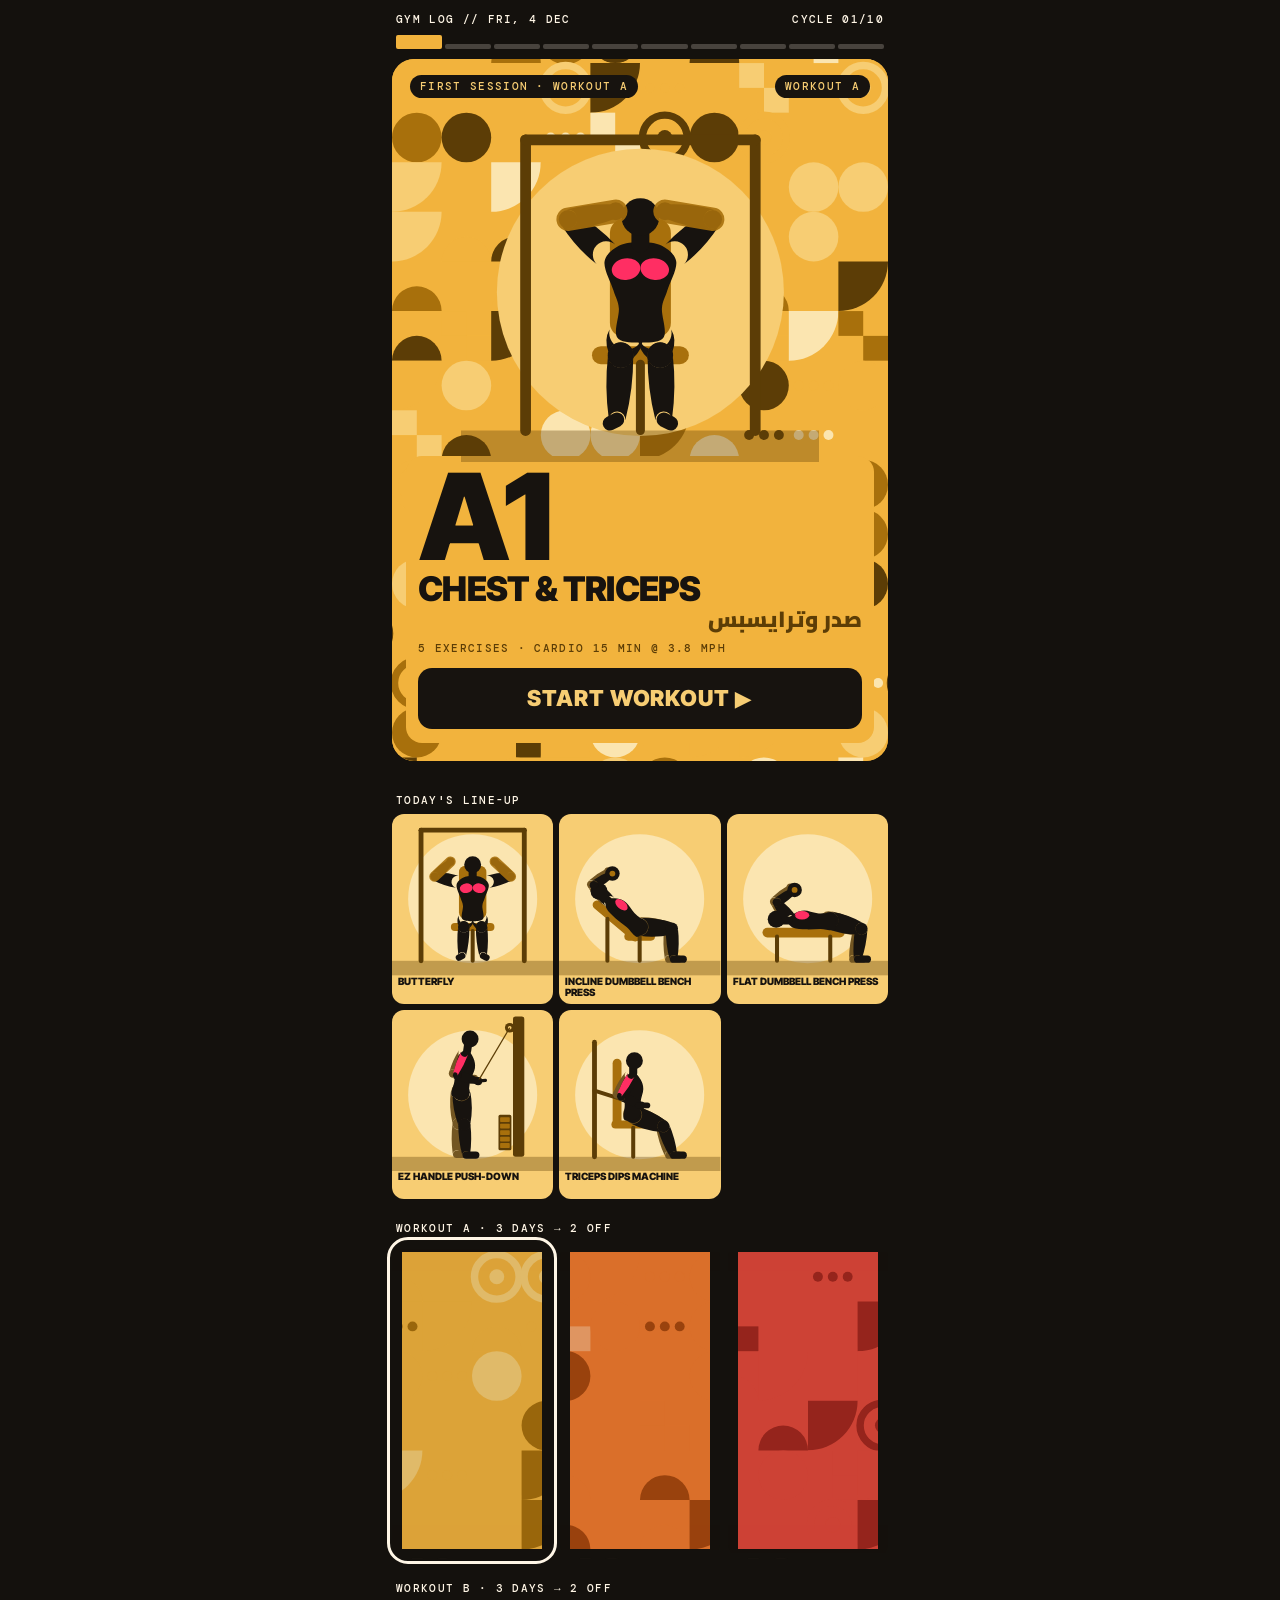
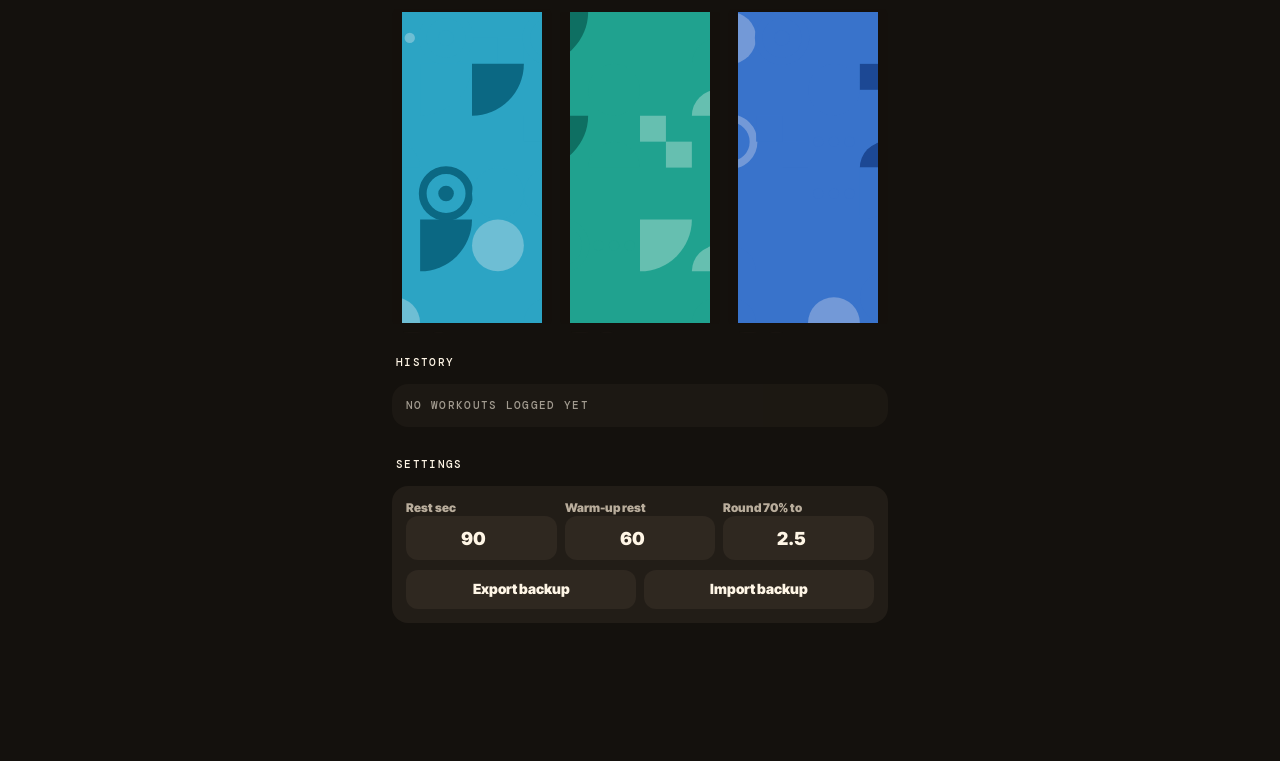
<file: index.html>
<!doctype html>
<html lang="en">
<head>
<meta charset="utf-8">
<meta name="viewport" content="width=device-width,initial-scale=1,viewport-fit=cover">
<meta name="theme-color" content="#14110d">
<link rel="manifest" href="manifest.webmanifest">
<link rel="icon" href="icon-192.png">
<link rel="stylesheet" href="fonts/fonts.css">
<title>Gym Log</title>
<style>
:root{--ink:#17130f;--cream:#fff6e6;--bg:#14110d;--t0:#5c3d06;--t1:#a8700c;--t2:#f2b33d;--t3:#f7cd73;--t4:#fbe5b0;--hl:#ff2e63}
*{box-sizing:border-box;-webkit-tap-highlight-color:transparent}
html,body{margin:0;background:var(--bg);color:var(--cream);font:16px/1.35 'Inter Tight',system-ui,sans-serif}
.mono{font-family:'DM Mono',ui-monospace,monospace;letter-spacing:.12em;text-transform:uppercase;font-size:11px}
.ar{font-family:Cairo,sans-serif;font-weight:900;direction:rtl}
#app{max-width:520px;margin:0 auto;padding:0 0 130px}
button{font:inherit;color:inherit;border:0;cursor:pointer;background:none}
.hud{display:flex;justify-content:space-between;align-items:center;padding:12px 16px 6px}
.ticks{display:flex;gap:3px;align-items:flex-end;padding:0 16px;height:16px}
.ticks i{flex:1;height:5px;border-radius:2px;background:color-mix(in srgb,var(--cream) 22%,transparent)}
.ticks i.done{background:color-mix(in srgb,var(--t2) 55%,transparent)}.ticks i.cur{height:14px;background:var(--t2)}
.ticks i.A{--c:#f2b33d}.ticks i.B{--c:#2fb5d9}
.hero{position:relative;margin:10px 12px;border-radius:22px;overflow:hidden;background:var(--t2);color:var(--ink);min-height:430px}
.pat{position:absolute;inset:0;width:100%;height:100%}
.hero .in{position:relative;padding:16px 18px 18px}
.big{font-weight:900;font-size:120px;line-height:.82;letter-spacing:-.04em}
.title{font-weight:900;font-size:34px;line-height:.95;letter-spacing:-.02em;text-transform:uppercase}
.stage{position:relative;width:100%;aspect-ratio:1/1}
.stage svg{width:100%;height:100%;display:block}
.cta{display:block;width:100%;background:var(--ink);color:var(--t3);font-weight:900;font-size:22px;letter-spacing:.04em;border-radius:14px;padding:16px;margin-top:12px;text-transform:uppercase}
.cta.alt{background:transparent;border:3px solid var(--ink);color:var(--ink)}
.sec{padding:22px 16px 6px}
.days{display:grid;grid-template-columns:1fr 1fr 1fr;gap:8px;padding:0 12px}
.dayt{position:relative;overflow:hidden;border-radius:16px;color:var(--ink);text-align:left;padding:10px;min-height:118px}
.dayt .pat{opacity:.9}.dayt>*{position:relative}
.dayt b{display:block;font-weight:900;font-size:40px;line-height:.9;letter-spacing:-.03em}
.dayt .n{font-weight:800;font-size:13px;line-height:1.05;text-transform:uppercase}
.dayt.next{outline:3px solid var(--cream);outline-offset:2px}
.wall{display:grid;grid-template-columns:repeat(3,1fr);gap:6px;padding:0 12px}
.wall div{border-radius:12px;overflow:hidden;background:var(--t3)}
.wall svg{display:block;width:100%}
.wall span{display:block;font-size:10px;padding:0 6px 6px;color:var(--ink);font-weight:800;text-transform:uppercase;line-height:1.1;min-height:28px}
.card{margin:8px 12px;border-radius:16px;background:#221d17;padding:14px}
.hist summary{list-style:none;display:flex;justify-content:space-between;gap:8px;cursor:pointer}
.hist table{width:100%;font-size:13px;margin-top:8px;border-collapse:collapse}.hist td{padding:4px 0;border-top:1px solid #3a322a}
/* workout */
.wtop{position:sticky;top:0;z-index:5;background:var(--bg);padding-bottom:6px}
.wtop .hud b{font-weight:900;font-size:15px;text-transform:uppercase}
.back{width:40px;height:40px;border-radius:12px;background:#2a241d;font-size:22px;font-weight:900}
.clock{color:var(--t2);font-weight:900;font-variant-numeric:tabular-nums}
.ex{margin:8px 12px;border-radius:22px;overflow:hidden;background:var(--t2);color:var(--ink);position:relative}
.ex .stage{background:transparent}
.ex .meta{position:absolute;left:14px;right:14px;top:12px;display:flex;justify-content:space-between;z-index:2}
.chip{background:var(--ink);color:var(--t3);border-radius:20px;padding:4px 10px}
.ex .body{position:relative;padding:4px 16px 16px;background:var(--t2)}
.ex .ar{font-size:20px;line-height:1.3;color:var(--t0)}
.last{font-size:13px;font-weight:700;color:var(--t0);margin-top:6px}
.hint{display:inline-block;margin-top:6px;background:var(--ink);color:#7dffa6;border-radius:8px;padding:4px 8px;font-size:12px;font-weight:800}
.ww{display:flex;align-items:center;gap:8px;margin:12px 0 4px}
.ww .lbl{flex:1;font-weight:900;text-transform:uppercase;font-size:13px;line-height:1.1}
.step{width:50px;height:50px;border-radius:14px;background:var(--ink);color:var(--t3);font-size:28px;font-weight:900}
input{font:inherit;font-weight:900;font-size:22px;background:var(--t4);color:var(--ink);border:0;border-radius:12px;height:50px;padding:0 6px;width:100%;text-align:center}
input::placeholder{color:color-mix(in srgb,var(--ink) 35%,transparent);font-weight:700;font-size:16px}
input:focus{outline:3px solid var(--ink)}
.ww input{width:92px}
.set{display:grid;grid-template-columns:62px 1fr 14px 1fr 54px;gap:6px;align-items:center;margin-top:7px}
.tag{font-weight:900;font-size:13px;text-align:center;line-height:1;padding:9px 0;border-radius:10px;background:var(--t3)}
.tag.heavy{background:var(--ink);color:var(--t2)}.tag.light{background:var(--t1);color:var(--t4)}.tag.fail{background:var(--hl);color:#fff}
.x{text-align:center;font-weight:900;opacity:.5}
.chk{height:50px;border-radius:12px;background:var(--t3);font-size:24px;font-weight:900;color:var(--t0)}
.set.done .chk{background:var(--ink);color:#7dffa6}.set.done input{background:color-mix(in srgb,var(--t4) 55%,var(--t2))}
.ex.complete .chip.st{background:#1d7a3e;color:#fff}
.dots{display:flex;gap:5px;margin:14px 0 8px}.dot{flex:1;border-radius:10px;padding:8px 0;font-weight:900;font-size:12px;background:var(--t3);color:var(--t0)}
.dot.done{background:var(--ink);color:#7dffa6}.dot.cur{outline:3px solid var(--ink);outline-offset:1px}
.one{background:var(--t3);border-radius:18px;padding:14px}.one.done{background:color-mix(in srgb,#7dffa6 35%,var(--t3))}
.onehd{display:flex;align-items:center;gap:10px}.onehd b{flex:1;font-weight:900;font-size:22px}.onehd .tag{padding:9px 10px}
.lab{font-weight:900;font-size:12px;text-transform:uppercase;margin-top:12px;color:var(--t0)}
.one .ww{margin:4px 0}.one .ww input{flex:1;width:auto;min-width:0;height:64px;font-size:34px}.one .step{width:64px;height:64px;font-size:34px}
.nav{display:flex;gap:8px;margin:10px 12px}
.nav button{flex:1;border-radius:14px;padding:15px;font-weight:900;font-size:17px;text-transform:uppercase;background:#2a241d}
.nav .go{background:var(--t2);color:var(--ink);flex:2}
#timer{position:fixed;inset:0;z-index:50;background:color-mix(in srgb,var(--ink) 94%,transparent);display:none;flex-direction:column;justify-content:center;padding:24px}#timer.on{display:flex}#timer .in{flex-direction:column;align-items:stretch!important}#timer .tl{text-align:center}#timer .tv{font-size:120px!important;margin:10px 0 20px}#timer .in>button{padding:18px!important;font-size:20px}#timer .bar{width:100%}
#timer .in{max-width:520px;margin:0 auto;display:flex;align-items:center;gap:8px}
#timer .tl{flex:1}#timer .tv{font-size:46px;font-weight:900;line-height:1;font-variant-numeric:tabular-nums;color:var(--t2)}
#timer button{background:#2a241d;border-radius:12px;padding:12px 12px;font-weight:900}
#timer .sk{background:var(--t2);color:var(--ink)}
#timer .bar{height:5px;background:#2a241d;border-radius:4px;overflow:hidden;max-width:520px;margin:10px auto 0}#timer .bar i{display:block;height:100%;background:var(--t2)}
#timer.ring{background:var(--t2)}#timer.ring .tv,#timer.ring .mono{color:var(--ink)}
.row{display:flex;gap:8px}.row>*{flex:1}
.set-in label{font-size:12px;font-weight:800;color:#b9ad9c}
.set-in input{background:#2f2820;color:var(--cream);font-size:18px;height:44px}
.sm{background:#2f2820;border-radius:12px;padding:10px;font-weight:800;font-size:14px}
.sum{text-align:center;padding:20px}.sum .big{font-size:84px}
</style>
</head>
<body>
<div id="app"></div>
<div id="timer"><div class="in"><div class="tl"><div class="mono" id="tlab">Rest</div><div class="tv" id="tval">0:00</div></div>
<button data-t="-15">−15</button><button data-t="15">+15</button><button class="sk" data-t="x">SKIP REST</button></div><div class="bar"><i id="tbar"></i></div></div>
<script>window.onerror=(m,u,l)=>{const d=document.createElement('div');d.style.cssText='position:fixed;left:0;right:0;bottom:0;z-index:99;background:#c00;color:#fff;padding:10px;font:12px monospace';d.textContent='Error: '+m+' (line '+l+')';document.body.append(d)}</script>
<script src="picto.js"></script>
<script>
// ---------- Program ----------
const F='F';
const AR={'Butterfly':'فراشة','Incline dumbbell bench press':'بنش عالي دمبل','Flat dumbbell bench press':'بنش مستوي دمبل','EZ handle push-down':'ترايسبس بوش داون بالبار','Triceps dips machine':'جهاز ديبس ترايسبس',
'Lat pull-down':'سحب أمامي','Seated rows machine':'سحب أرضي جهاز','Chest-supported barbell row':'تجديف بالبار مع سند الصدر','Back hyperextension (free weight)':'ظهر سفلي هايبر','Incline bench dumbbell curl':'بايسبس دمبل على بنش مائل','Dumbbell preacher curl':'بايسبس ارتكاز دمبل',
'Leg extension':'رفرفة أمامي','Leg curl':'رفرفة خلفي','Leg press':'دفع رجلين','Hack squat':'هاك سكوات','Standing calf raise':'سمانة واقف',
'Incline barbell press':'بنش عالي بالبار','Flat barbell press':'بنش مستوي بالبار','Rope push-down':'ترايسبس بالحبل','Overhead cable triceps extension':'ترايسبس خلف الرأس بالكابل',
'Neutral-grip lat pull-down (shoulder width)':'سحب أمامي قبضة متوازية','One-arm dumbbell row':'سحب دمبل بذراع واحدة','Chest-supported barbell row (close grip)':'تجديف بالبار قبضة ضيقة','Dumbbell hammer curl':'بايسبس هامر دمبل','Dumbbell concentration curl':'بايسبس تركيز دمبل',
'Lateral dumbbell raise':'رفرفة جانبي دمبل','Shoulder press machine':'ضغط أكتاف جهاز','Reverse butterfly (rear delts)':'فراشة عكسي – كتف خلفي','Dumbbell shrugs':'ترابيس دمبل','Seated calf machine':'سمانة جالس'};
const MUS={chest:'Chest',triceps:'Triceps',biceps:'Biceps',back:'Mid back',lats:'Lats',lowback:'Lower back',quads:'Quads',hams:'Hamstrings',calves:'Calves',shoulders:'Side delts',rear:'Rear delts',traps:'Traps'};
const DAYS={
A1:{t:'Chest & Triceps',ar:'صدر وترايسبس',g:[['Chest',[['Butterfly',2],['Incline dumbbell bench press',0],['Flat dumbbell bench press',0]]],['Triceps',[['EZ handle push-down',0],['Triceps dips machine',0]]]]},
A2:{t:'Back & Biceps',ar:'ظهر وبايسبس',g:[['Back',[['Lat pull-down',2],['Seated rows machine',0],['Chest-supported barbell row',0],['Back hyperextension (free weight)',F]]],['Biceps',[['Incline bench dumbbell curl',0],['Dumbbell preacher curl',0]]]]},
A3:{t:'Legs',ar:'رجل',g:[['Legs',[['Leg extension',2],['Leg curl',2],['Leg press',0],['Hack squat',0],['Standing calf raise',0]]]]},
B1:{t:'Chest & Triceps',ar:'صدر وترايسبس',g:[['Chest',[['Butterfly',2],['Incline barbell press',0],['Flat barbell press',0]]],['Triceps',[['Rope push-down',0],['Overhead cable triceps extension',0]]]]},
B2:{t:'Back & Biceps',ar:'ظهر وبايسبس',g:[['Back',[['Neutral-grip lat pull-down (shoulder width)',2],['One-arm dumbbell row',0],['Chest-supported barbell row (close grip)',0],['Back hyperextension (free weight)',F]]],['Biceps',[['Dumbbell hammer curl',0],['Dumbbell concentration curl',0]]]]},
B3:{t:'Shoulders & Calves',ar:'أكتاف وسمانة',g:[['Shoulders',[['Lateral dumbbell raise',2],['Shoulder press machine',2],['Reverse butterfly (rear delts)',1],['Dumbbell shrugs',0]]],['Calves',[['Seated calf machine',2]]]]}
};
// five tones per day hue (dark → light) — warm family = A, cool family = B
const HUE={A1:['#5c3d06','#a8700c','#f2b33d','#f7cd73','#fbe5b0'],A2:['#5a2300','#a8480e','#f07a2e','#f6a46b','#fbd0ad'],A3:['#5a1410','#a3271e','#e2483a','#ee7f74','#f7b8b0'],
B1:['#053c4d','#0b7391','#2fb5d9','#78d2ea','#bfeaf6'],B2:['#06413a','#0e7a6c','#22b39e','#6fd3c3','#b6ece3'],B3:['#0d2a5c','#1d4fa3','#3d7fe0','#7ea9ee','#bcd3f7']};
const pal=id=>{const h=HUE[id];return{0:h[0],1:h[1],2:h[2],3:h[3],4:h[4],k:'#17130f',far:`color-mix(in srgb,#17130f 58%,${h[2]})`,hl:'#ff2e63'}};
const ORDER=['A1','A2','A3','B1','B2','B3'],CYCLE=['A1','A2','A3','R','R','B1','B2','B3','R','R'];
const key=n=>n.toLowerCase().replace(/[^a-z0-9]+/g,'-').replace(/^-|-$/g,'');
const setsFor=w=>w===F?['fail','fail','fail']:[...Array(w).fill('warm'),'light','heavy','heavy'];
const LBL={warm:'WARM',light:'70%',heavy:'100%',fail:'FAIL'},TGT={warm:'15',light:'8–12',heavy:'8–12',fail:'max'};
const exList=id=>DAYS[id].g.flatMap(([grp,xs])=>xs.map(([n,w])=>({grp,n,k:key(n),sets:setsFor(w)})));
function setTheme(id){const h=HUE[id],r=document.documentElement.style;['t0','t1','t2','t3','t4'].forEach((v,i)=>r.setProperty('--'+v,h[i]))}

// ---------- pattern grid (discs, half-discs, motif cells in five tones) ----------
function rng(s){return()=>(s=(s*16807)%2147483647)/2147483647}
function pattern(id,cols,rows,seed,low){
  const h=HUE[id],r=rng(seed||7),c=20;let s='';
  const tone=()=>low?[h[2],h[3],h[2],h[1]][Math.floor(r()*4)]:h[Math.floor(r()*5)];
  for(let y=0;y<rows;y++){let row='';for(let x=-1;x<=cols;x++){const X=x*c,Y=y*c,k=r(),col=tone();
    if(k<.18)row+=`<circle cx="${X+c/2}" cy="${Y+c/2}" r="${c/2}" fill="${col}"/>`;
    else if(k<.32)row+=`<path d="M${X} ${Y+c}A${c/2} ${c/2} 0 0 1 ${X+c} ${Y+c}Z" fill="${col}"/>`;
    else if(k<.44)row+=`<path d="M${X} ${Y}L${X+c} ${Y}A${c} ${c} 0 0 1 ${X} ${Y+c}Z" fill="${col}"/>`;
    else if(k<.54)row+=`<circle cx="${X+c/2}" cy="${Y+c/2}" r="${c/2-1}" fill="none" stroke="${col}" stroke-width="3"/><circle cx="${X+c/2}" cy="${Y+c/2}" r="3" fill="${col}"/>`;
    else if(k<.62)row+=[0,1,2].map(i=>`<circle cx="${X+4+i*6}" cy="${Y+c/2}" r="2" fill="${col}"/>`).join('');
    else if(k<.7)row+=`<rect x="${X}" y="${Y}" width="${c/2}" height="${c/2}" fill="${col}"/><rect x="${X+c/2}" y="${Y+c/2}" width="${c/2}" height="${c/2}" fill="${col}"/>`;}
    s+=`<g class="prow" style="animation-duration:${18+y%3*6}s;animation-direction:${y%2?'reverse':'normal'}">${row}</g>`}
  return`<svg class="pat" viewBox="0 0 ${cols*c} ${rows*c}" preserveAspectRatio="xMidYMid slice"><rect width="100%" height="100%" fill="${h[2]}"/>${s}</svg>`;
}
const css=document.createElement('style');css.textContent='@keyframes drift{from{transform:translateX(0)}to{transform:translateX(20px)}}.prow{animation:drift linear infinite alternate}';document.head.append(css);

// stage = sun disc + pictogram (animated by the loop)
function stage(k,id,still,sz){const t=pal(id);return`<div class="stage" ${still?'':`data-anim="${k}" data-day="${id}"`}><svg viewBox="0 0 200 200"><circle cx="100" cy="105" r="80" fill="${t[3]}"/><circle cx="100" cy="105" r="80" fill="url(#sw)" opacity=".0"/><g class="fig">${Picto.draw(k,t,0,{still:!!still,nohl:false})}</g></svg></div>`}
let anims=[],t0=performance.now(),lastF=0;
function loop(now){
  requestAnimationFrame(loop);if(now-lastF<33)return;lastF=now;
  for(const el of anims){if(!el.isConnected)continue;const k=el.dataset.anim,per=Picto.period(k)*1000,ph=((now-t0)%per)/per;el.querySelector('.fig').innerHTML=Picto.draw(k,pal(el.dataset.day),ph)}
}
function collectAnims(){anims=[...document.querySelectorAll('[data-anim]')]}
requestAnimationFrame(loop);

// ---------- Store ----------
const SK='gymlog.v1';
let S=(()=>{try{return JSON.parse(localStorage.getItem(SK))||{}}catch(e){return{}}})();
S.work??={};S.history??=[];S.active??=null;S.settings={rest:90,warm:60,round:2.5,...(S.settings||{})};
const save=()=>localStorage.setItem(SK,JSON.stringify(S));
const today=()=>{const d=new Date();return d.getFullYear()+'-'+String(d.getMonth()+1).padStart(2,'0')+'-'+String(d.getDate()).padStart(2,'0')};
const dBetween=(a,b)=>Math.round((new Date(b+'T12:00')-new Date(a+'T12:00'))/864e5);
const fmtD=s=>new Date(s+'T12:00').toLocaleDateString('en-GB',{weekday:'short',day:'numeric',month:'short'});
const pct=w=>{const r=+S.settings.round||2.5;return w?Math.round(w*0.7/r)*r:''};
const num=v=>v===''||v==null||isNaN(+v)?'':+v;
const lastFor=k=>{for(let i=S.history.length-1;i>=0;i--){const e=S.history[i].ex[k];if(e&&e.sets.some(s=>s.done))return{e,date:S.history[i].date}}return null};
const $=s=>document.querySelector(s),app=$('#app');
const esc=s=>String(s).replace(/[&<>"]/g,c=>({'&':'&amp;','<':'&lt;','>':'&gt;','"':'&quot;'}[c]));
const pad2=n=>String(n).padStart(2,'0');

function nextUp(){
  const h=S.history;if(!h.length)return{id:'A1',msg:'First session · Workout A'};
  const L=h[h.length-1],id=ORDER[(ORDER.indexOf(L.day)+1)%6],gap=dBetween(L.date,today());
  if(gap<=0)return{id,done:true,msg:`Done today (${L.day}) · next ${id}`};
  if((L.day==='A3'||L.day==='B3')&&gap<3)return{id,rest:gap,msg:`Rest day ${gap} of 2 · next ${id}`};
  return{id,msg:'Up next'};
}
function cyclePos(n){const L=S.history[S.history.length-1];if(!L)return 0;if(n.done)return CYCLE.indexOf(L.day);if(n.rest)return CYCLE.indexOf(L.day)+n.rest;return CYCLE.indexOf(n.id)}

// ---------- Home ----------
function home(){
  if(S.active)return resumeCard();
  const n=nextUp(),pos=cyclePos(n),id=n.id,D=DAYS[id],xs=exList(id);setTheme(id);
  const lastDate=d=>{for(let i=S.history.length-1;i>=0;i--)if(S.history[i].day===d)return fmtD(S.history[i].date);return'—'};
  app.innerHTML=`
  <div class="hud"><span class="mono">Gym Log // ${fmtD(today())}</span><span class="mono">Cycle ${pad2(pos+1)}/10</span></div>
  <div class="ticks">${CYCLE.map((c,i)=>`<i class="${i<pos?'done':''} ${i===pos?'cur':''}" title="${c}"></i>`).join('')}</div>
  <div class="hero">${pattern(id,10,22,ORDER.indexOf(id)+3)}
   <div class="in">
    <div style="display:flex;justify-content:space-between"><span class="mono chip">${esc(n.msg)}</span><span class="mono chip">Workout ${id[0]}</span></div>
    <div class="stage" data-anim="${key(xs[0].n)}" data-day="${id}" style="margin:6px auto -6px;width:78%"><svg viewBox="0 0 200 200"><circle cx="100" cy="105" r="80" fill="${HUE[id][3]}"/><g class="fig"></g></svg></div>
    <div style="background:var(--t2);border-radius:16px;padding:12px 12px 14px;margin:0 -4px">
     <div class="big">${id}</div>
     <div class="title" style="margin-top:6px">${D.t}</div>
     <div class="ar" style="font-size:22px;color:var(--t0)">${D.ar}</div>
     <div class="mono" style="margin-top:6px;color:var(--t0)">${xs.length} exercises · cardio 15 min @ 3.8 mph</div>
     <button class="cta" data-a="start" data-id="${id}">${n.rest||n.done?'Train anyway':'Start workout'} ▶</button>
    </div></div></div>
  <div class="sec mono">Today's line-up</div>
  <div class="wall">${xs.map(x=>`<div><svg viewBox="0 0 200 200"><circle cx="100" cy="105" r="80" fill="${HUE[id][4]}"/>${Picto.draw(x.k,pal(id),0,{still:1})}</svg><span>${esc(x.n)}</span></div>`).join('')}</div>
  <div class="sec mono">Workout A · 3 days → 2 off</div>
  <div class="days">${ORDER.slice(0,3).map(dayT).join('')}</div>
  <div class="sec mono">Workout B · 3 days → 2 off</div>
  <div class="days">${ORDER.slice(3).map(dayT).join('')}</div>
  <div class="sec mono">History</div>
  ${S.history.length?S.history.slice().reverse().slice(0,20).map(histItem).join(''):'<div class="card mono" style="opacity:.6">No workouts logged yet</div>'}
  <div class="sec mono">Settings</div>
  <div class="card set-in"><div class="row">
   <label>Rest sec<input type="number" inputmode="numeric" data-s="rest" value="${S.settings.rest}"></label>
   <label>Warm-up rest<input type="number" inputmode="numeric" data-s="warm" value="${S.settings.warm}"></label>
   <label>Round 70% to<input type="number" inputmode="decimal" data-s="round" value="${S.settings.round}"></label></div>
   <div class="row" style="margin-top:10px"><button class="sm" data-a="export">Export backup</button><button class="sm" data-a="import">Import backup</button></div></div>`;
  collectAnims();
  function dayT(d){return`<button class="dayt ${d===id?'next':''}" data-a="start" data-id="${d}">${pattern(d,4,6,ORDER.indexOf(d)+11,true)}<b>${d}</b><div class="n">${DAYS[d].t}</div><div class="ar" style="font-size:12px">${DAYS[d].ar}</div><div class="mono" style="font-size:9px;margin-top:4px">${lastDate(d)}</div></button>`}
}
function resumeCard(){
  const a=S.active;setTheme(a.day);
  app.innerHTML=`<div class="hud"><span class="mono">Gym Log</span><span class="mono">In progress</span></div>
  <div class="hero" style="min-height:0">${pattern(a.day,10,14,5)}<div class="in"><div style="background:var(--t2);border-radius:16px;padding:14px">
   <div class="big">${a.day}</div><div class="title">${DAYS[a.day].t}</div><div class="ar" style="font-size:22px;color:var(--t0)">${DAYS[a.day].ar}</div>
   <button class="cta" data-a="resume">Resume ▶</button><button class="cta alt" data-a="discard">Discard</button></div></div></div>`;
}
function histItem(h){
  const dur=h.end?Math.round((h.end-h.start)/6e4)+' min':'';
  const rows=exList(h.day).map(x=>{const e=h.ex[x.k];if(!e)return'';const s=e.sets.filter(s=>s.done).map(s=>`${s.w||'BW'}×${s.r||'?'}`).join(', ');return s?`<tr><td>${esc(x.n)}</td><td style="text-align:right">${s}</td></tr>`:''}).join('');
  return`<details class="card hist" style="border-left:6px solid ${HUE[h.day][2]}"><summary><span><b style="color:${HUE[h.day][2]};font-weight:900">${h.day}</b> ${DAYS[h.day].t}</span><span class="mono">${fmtD(h.date)} · ${dur}${h.cardio?' · cardio':''}</span></summary><table>${rows}</table>
  <button class="sm" style="margin-top:8px" data-a="del" data-id="${h.id}">Delete</button></details>`;
}

// ---------- Workout ----------
function start(id){
  if(S.active&&!confirm('Discard the workout in progress?'))return;
  const a={day:id,date:today(),start:Date.now(),cardio:false,cur:0,ex:{}};
  for(const x of exList(id)){
    const W=num(S.work[x.k]),L=lastFor(x.k);
    a.ex[x.k]={work:W,sets:x.sets.map((t,i)=>({t,w:t==='heavy'?W:t==='light'?pct(W):(L&&L.e.sets[i]&&L.e.sets[i].t===t?L.e.sets[i].w:''),r:'',done:false}))};
  }
  S.active=a;save();workout();
}
function workout(){
  const a=S.active,id=a.day,xs=exList(id),N=xs.length+1;setTheme(id);a.cur=Math.min(a.cur||0,N-1);
  const doneIdx=i=>i===0?a.cardio:a.ex[xs[i-1].k].sets.every(s=>s.done);
  const body=a.cur===0?cardioCard(a,N):exCard(xs[a.cur-1],a.ex[xs[a.cur-1].k],a.cur,N,id);
  app.innerHTML=`<div class="wtop"><div class="hud"><button class="back" data-a="home">‹</button><b>${id} · ${DAYS[id].t}</b><span class="clock" id="clock"></span></div>
  <div class="ticks">${Array.from({length:N},(_,i)=>`<i class="${doneIdx(i)?'done':''} ${i===a.cur?'cur':''}" data-a="go" data-i="${i}"></i>`).join('')}</div></div>
  ${body}
  <div class="nav"><button data-a="prev" ${a.cur===0?'style="visibility:hidden"':''}>‹ Prev</button>${a.cur<N-1?`<button class="go" data-a="next">Next ›</button>`:`<button class="go" data-a="finish">Finish ✓</button>`}</div>`;
  tickClock();collectAnims();
}
function cardioCard(a,N){
  return`<div class="ex ${a.cardio?'complete':''}"><div class="meta"><span class="mono chip">01 / ${pad2(N)}</span><span class="mono chip st">${a.cardio?'Done':'Warm-up cardio'}</span></div>
  <div style="position:relative">${pattern(a.day,10,10,21,true)}${stage('treadmill',a.day)}</div><div class="body"><div class="title">Treadmill walk</div><div class="ar">مشي على السير</div>
  <div class="last">15 minutes · 3.8 mph</div>
  <div class="row" style="margin-top:12px"><button class="cta" style="margin:0" data-a="cardioT">15:00 ▶</button><button class="cta ${a.cardio?'':'alt'}" style="margin:0" data-a="cardio">${a.cardio?'Done ✓':'Mark done'}</button></div></div></div>`;
}
function exCard(x,e,i,N,id){
  const L=lastFor(x.k),fail=x.sets[0]==='fail',mus=Picto.X[x.k]?.mus;
  let last='First time — pick a weight you can do for 8–12 reps',hint='';
  if(L){last='Last · '+fmtD(L.date)+' · '+L.e.sets.filter(s=>s.done&&s.t!=='warm').map(s=>`${s.w||'BW'}×${s.r||'?'}`).join('  ');
    const hv=L.e.sets.filter(s=>s.t==='heavy'&&s.done);if(hv.length===2&&hv.every(s=>+s.r>=12))hint='↑ 12+ reps on both 100% sets last time — add weight';}
  const done=e.sets.every(s=>s.done),nd=e.sets.filter(s=>s.done).length;
  return`<div class="ex ${done?'complete':''}" data-k="${x.k}"><div class="meta"><span class="mono chip">${pad2(i+1)} / ${pad2(N)} · ${x.grp}</span><span class="mono chip st">${MUS[mus]||''} · ${nd}/${e.sets.length}</span></div>
  <div style="position:relative">${pattern(id,10,10,i*7+3,true)}${stage(x.k,id)}</div><div class="body"><div class="title" id="xt">${esc(x.n)}</div><div class="ar">${AR[x.n]||''}</div>
  <div class="last">${esc(last)}</div>${hint?`<div class="hint">${hint}</div>`:''}
  ${fail?'<div class="last">3 sets to failure</div>':`<div class="ww"><span class="lbl">100%<br>weight</span><button class="step" data-a="ws" data-d="-1">−</button><input type="number" inputmode="decimal" data-f="work" value="${e.work}" placeholder="kg"><button class="step" data-a="ws" data-d="1">+</button></div><div class="mono" style="color:var(--t0)">70% set = <b data-p>${pct(e.work)||'–'}</b> kg · all work sets 8–12 reps</div>`}
  ${setBlock(e,fail)}</div></div>`;
}
function curSet(e){if(e.cur!=null&&e.sets[e.cur])return e.cur;const j=e.sets.findIndex(s=>!s.done);return j<0?e.sets.length-1:j}
function setBlock(e,fail){
  const j=curSet(e),s=e.sets[j],all=e.sets.every(s=>s.done);
  return`<div class="dots">${e.sets.map((q,i)=>`<button data-a="pick" data-i="${i}" class="dot ${q.t} ${q.done?'done':''} ${i===j?'cur':''}">${q.done?'✓':LBL[q.t]}</button>`).join('')}</div>
  <div class="one ${s.done?'done':''}" data-i="${j}">
   <div class="onehd"><span class="tag ${s.t}">${LBL[s.t]}</span><b>Set ${j+1} of ${e.sets.length}</b><span class="mono">target ${TGT[s.t]} reps</span></div>
   <div class="lab">Weight (kg)</div>
   <div class="ww"><button class="step" data-a="sw" data-d="-1">−</button><input type="number" inputmode="decimal" data-f="w" value="${s.w}" placeholder="${fail?'BW':'kg'}"><button class="step" data-a="sw" data-d="1">+</button></div>
   <div class="lab">Reps</div>
   <div class="ww"><button class="step" data-a="sr" data-d="-1">−</button><input type="number" inputmode="numeric" data-f="r" value="${s.r}" placeholder="${TGT[s.t]}"><button class="step" data-a="sr" data-d="1">+</button></div>
   <button class="cta" data-a="set">${s.done?'Undo set ✓':'Done — start rest'}</button>
   ${all?'<button class="cta alt" data-a="next">Exercise complete · Next ›</button>':''}
  </div>`;
}
function finish(){
  const a=S.active,n=Object.values(a.ex).flatMap(e=>e.sets).filter(s=>s.done);
  if(!n.length&&!confirm('No sets ticked. Finish anyway?'))return;
  if(!confirm('Finish and save this workout?'))return;
  a.end=Date.now();a.id=a.start;
  for(const[k,e]of Object.entries(a.ex)){const hv=e.sets.filter(s=>s.t==='heavy'&&s.done&&num(s.w)!=='');if(hv.length)S.work[k]=Math.max(...hv.map(s=>+s.w));else if(num(e.work)!=='')S.work[k]=+e.work}
  S.history.push(a);S.active=null;save();stopTimer();releaseWake();
  const vol=n.reduce((t,s)=>t+(+s.w||0)*(+s.r||0),0),min=Math.round((a.end-a.start)/6e4);
  app.innerHTML=`<div class="hero" style="min-height:0">${pattern(a.day,10,20,9)}<div class="in"><div style="background:var(--t2);border-radius:16px;padding:16px" class="sum">
   <div class="mono">${a.day} · ${DAYS[a.day].t} · done</div><div class="big" id="vol">0</div><div class="title">kg lifted</div>
   <div class="row mono" style="margin-top:12px"><span>${n.length} sets</span><span>${min} min</span><span>${a.cardio?'cardio ✓':'no cardio'}</span></div>
   <div class="wall" style="padding:12px 0 0">${exList(a.day).map(x=>`<div style="background:var(--t3)"><svg viewBox="0 0 200 200">${Picto.draw(x.k,{...pal(a.day),k:'#17130f'},0,{still:1,nohl:!a.ex[x.k].sets.every(s=>s.done)})}</svg></div>`).join('')}</div>
   <button class="cta" data-a="home">Done</button></div></div></div>`;
  let v=0;const st=performance.now();(function up(t){const k=Math.min(1,(t-st)/900);$('#vol')&&($('#vol').textContent=Math.round(vol*(1-Math.pow(1-k,3))).toLocaleString());if(k<1)requestAnimationFrame(up)})(st);
  window.scrollTo(0,0);
}

// ---------- Events ----------
app.addEventListener('click',ev=>{
  const b=ev.target.closest('[data-a]');if(!b)return;unlockAudio();
  const A=b.dataset.a,card=b.closest('.ex'),a=S.active;
  const go=i=>{a.cur=i;save();workout();window.scrollTo(0,0)};
  if(A==='start'){start(b.dataset.id);window.scrollTo(0,0);wake()}
  else if(A==='resume'){workout();wake()}
  else if(A==='discard'){if(confirm('Discard workout in progress?')){S.active=null;save();home()}}
  else if(A==='home'){home();window.scrollTo(0,0)}
  else if(A==='finish')finish();
  else if(A==='next')go(a.cur+1);else if(A==='prev')go(a.cur-1);else if(A==='go')go(+b.dataset.i);
  else if(A==='cardio'){a.cardio=!a.cardio;save();workout()}
  else if(A==='cardioT')document.activeElement?.blur(),startTimer(15*60,'Cardio · 3.8 mph');
  else if(A==='del'){if(confirm('Delete this workout from history?')){S.history=S.history.filter(h=>String(h.id)!==b.dataset.id);save();home()}}
  else if(A==='export'){const u=URL.createObjectURL(new Blob([JSON.stringify(S,null,1)],{type:'application/json'}));const l=document.createElement('a');l.href=u;l.download='gymlog-'+today()+'.json';l.click()}
  else if(A==='import'){const f=document.createElement('input');f.type='file';f.accept='.json,application/json';f.onchange=()=>f.files[0].text().then(t=>{const d=JSON.parse(t);if(d.history&&confirm('Replace current data with this backup?')){S=d;save();home()}});f.click()}
  else if(A==='ws'){const e=a.ex[card.dataset.k],st=+S.settings.round||2.5;e.work=Math.max(0,(num(e.work)||0)+st*+b.dataset.d);applyWork(card,e);save()}
  else if(A==='pick'){const e=a.ex[card.dataset.k];e.cur=+b.dataset.i;save();workout()}
  else if(A==='sw'||A==='sr'){const e=a.ex[card.dataset.k],s=e.sets[curSet(e)],f=A==='sw'?'w':'r',st=A==='sw'?(+S.settings.round||2.5):1;
    let v=num(s[f]);if(v===''&&f==='r')v=s.t==='warm'?15:(+b.dataset.d>0?7:13);else if(v==='')v=0;s[f]=Math.max(0,v+st*+b.dataset.d);card.querySelector(`.one [data-f=${f}]`).value=s[f];save()}
  else if(A==='set'){const e=a.ex[card.dataset.k],j=curSet(e),s=e.sets[j];
    s.done=!s.done;if(s.done&&s.r==='')s.r=s.t==='warm'?15:s.r;
    if(s.done){const nx=e.sets.findIndex(q=>!q.done);e.cur=nx<0?j:nx}else e.cur=j;save();
    if(s.done){document.activeElement?.blur();navigator.vibrate?.(30);const all=e.sets.every(q=>q.done);startTimer(s.t==='warm'?+S.settings.warm:+S.settings.rest,all?'Exercise done · rest, then next':'Rest · next: set '+(e.cur+1))}
    workout()}
});
app.addEventListener('input',ev=>{
  const t=ev.target;
  if(t.dataset.s){S.settings[t.dataset.s]=+t.value||S.settings[t.dataset.s];save();return}
  const card=t.closest('.ex');if(!card||!S.active||!card.dataset.k)return;const e=S.active.ex[card.dataset.k];
  if(t.dataset.f==='work'){e.work=num(t.value);applyWork(card,e,true)}
  else{const s=e.sets[+t.closest('.one').dataset.i];s[t.dataset.f]=num(t.value)}
  save();
});
app.addEventListener('focusin',e=>{if(e.target.tagName==='INPUT')e.target.select()});
function applyWork(card,e,typing){
  if(!typing)card.querySelector('[data-f=work]').value=e.work;
  card.querySelector('[data-p]').textContent=pct(e.work)||'–';
  e.sets.forEach((s,i)=>{if(s.done)return;if(s.t==='heavy')s.w=e.work;else if(s.t==='light')s.w=pct(e.work);else return;const o=card.querySelector('.one');if(o&&+o.dataset.i===i)o.querySelector('[data-f=w]').value=s.w});
}
// swipe between exercises
let sx=null,sy=0;app.addEventListener('touchstart',e=>{if(!S.active||e.target.closest('input,button'))return sx=null;sx=e.touches[0].clientX;sy=e.touches[0].clientY},{passive:true});
app.addEventListener('touchend',e=>{if(sx==null||!S.active)return;const dx=e.changedTouches[0].clientX-sx,dy=e.changedTouches[0].clientY-sy;if(Math.abs(dx)>70&&Math.abs(dx)>Math.abs(dy)*1.5){const N=exList(S.active.day).length+1,i=S.active.cur+(dx<0?1:-1);if(i>=0&&i<N){S.active.cur=i;save();workout();window.scrollTo(0,0)}}sx=null});

// ---------- Timer / clock / wake ----------
let T={end:0,tot:0,iv:0},actx;
function unlockAudio(){try{actx??=new (window.AudioContext||window.webkitAudioContext)();actx.resume()}catch(e){}}
function beep(){try{[0,.25,.5].forEach(d=>{const o=actx.createOscillator(),g=actx.createGain();o.frequency.value=880;o.connect(g);g.connect(actx.destination);g.gain.setValueAtTime(.4,actx.currentTime+d);g.gain.exponentialRampToValueAtTime(.001,actx.currentTime+d+.2);o.start(actx.currentTime+d);o.stop(actx.currentTime+d+.22)})}catch(e){}}
function startTimer(sec,lab){T.end=Date.now()+sec*1e3;T.tot=sec;$('#tlab').textContent=lab;$('#timer').classList.add('on');$('#timer').classList.remove('ring');clearInterval(T.iv);T.iv=setInterval(tick,250);tick()}
function stopTimer(){clearInterval(T.iv);$('#timer').classList.remove('on')}
function tick(){
  const left=Math.max(0,Math.ceil((T.end-Date.now())/1e3));
  $('#tval').textContent=Math.floor(left/60)+':'+String(left%60).padStart(2,'0');$('#tbar').style.width=(100*left/T.tot)+'%';
  if(left<=0){clearInterval(T.iv);$('#tval').textContent='GO!';$('#timer').classList.add('ring');navigator.vibrate?.([300,150,300,150,300]);beep();setTimeout(()=>{if(Date.now()>=T.end)stopTimer()},6000)}
}
document.querySelector('#timer').addEventListener('click',e=>{const b=e.target.closest('[data-t]');if(!b)return;if(b.dataset.t==='x')return stopTimer();T.end+=b.dataset.t*1e3;T.tot=Math.max(T.tot,(T.end-Date.now())/1e3);tick()});
function tickClock(){const c=$('#clock');if(!c||!S.active)return;const m=Math.floor((Date.now()-S.active.start)/6e4);c.textContent=Math.floor(m/60)+':'+String(m%60).padStart(2,'0')}
setInterval(tickClock,15e3);
let lock=null;
async function wake(){try{lock=await navigator.wakeLock?.request('screen')}catch(e){}}
function releaseWake(){lock?.release();lock=null}
document.addEventListener('visibilitychange',()=>{if(document.visibilityState==='visible'){if(S.active)wake();if(T.end&&$('#timer').classList.contains('on'))tick()}});

if('serviceWorker' in navigator)navigator.serviceWorker.register('sw.js');
S.active?workout():home();
</script>
</body>
</html>
</file>
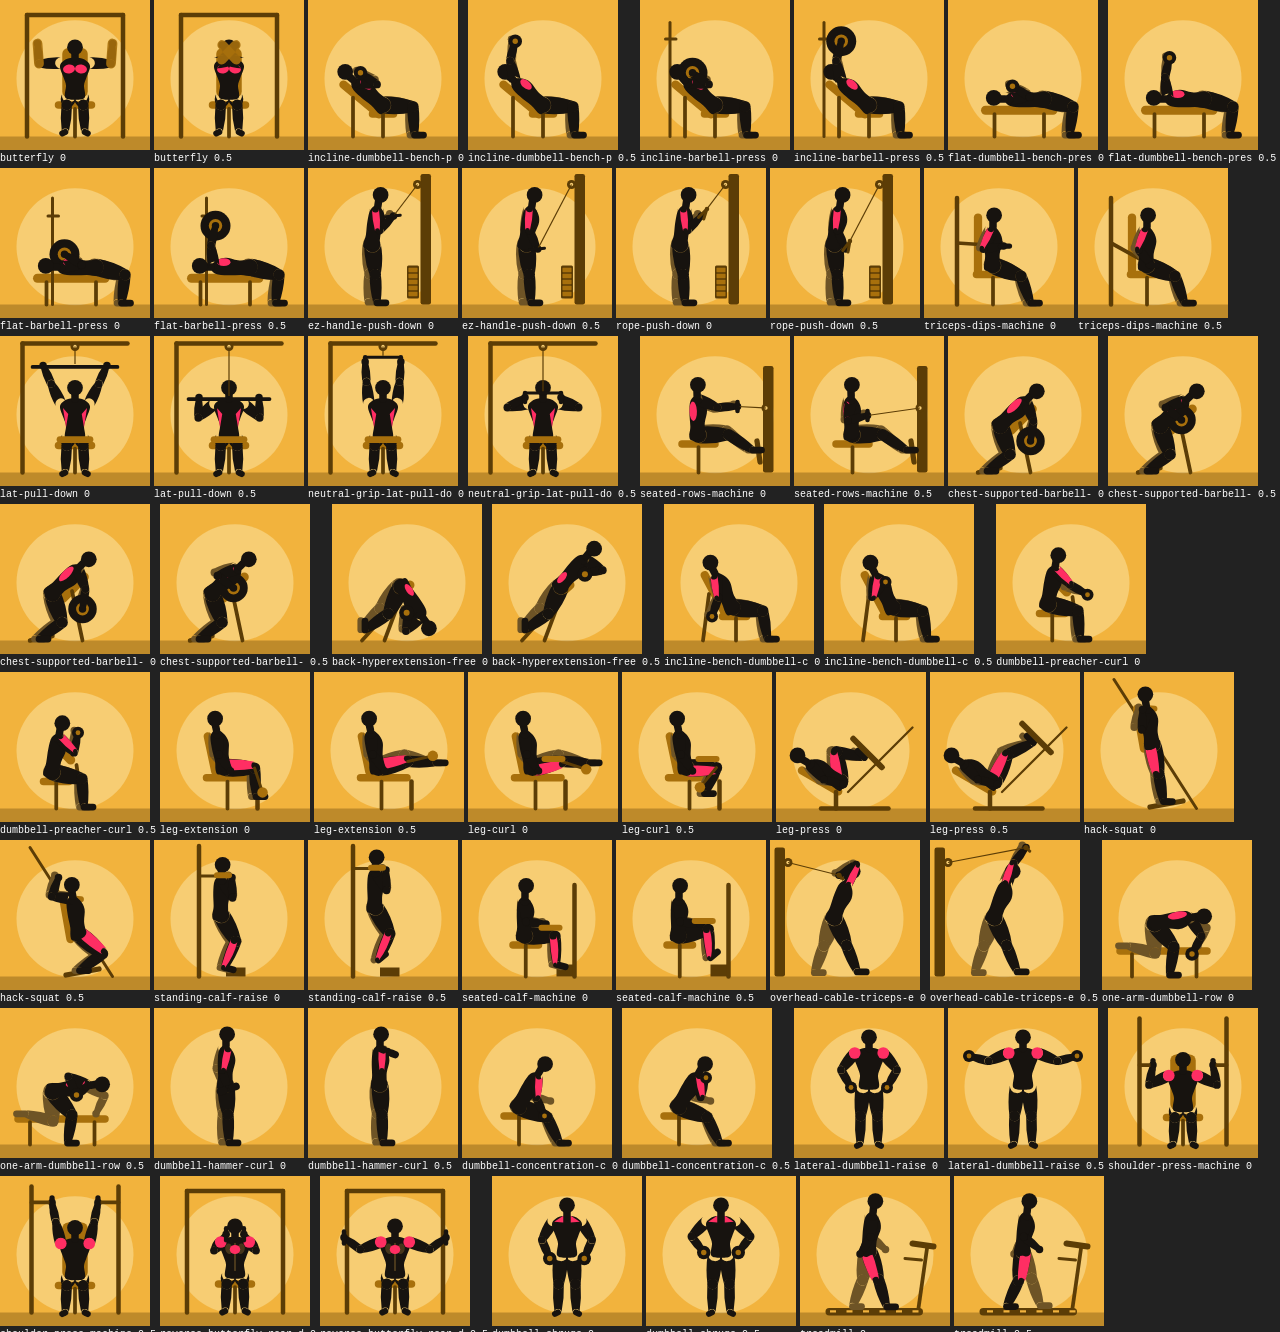
<file: lab.html>
<!doctype html><meta charset="utf-8"><body style="margin:0;background:#222;display:flex;flex-wrap:wrap;gap:4px;font:10px monospace;color:#fff">
<script src="picto.js"></script><script>
const t={0:'#5c3d06',1:'#a8700c',2:'#f2b33d',3:'#f7cd73',4:'#fbe5b0',k:'#17130f',far:'#6e5426',hl:'#ff2e63'};
for(const k in Picto.X)for(const ph of [0,.5]){const d=document.createElement('div');d.innerHTML=`<svg width="150" height="150" viewBox="0 0 200 200" style="background:${t[2]}"><circle cx="100" cy="105" r="78" fill="${t[3]}"/>${Picto.draw(k,t,ph)}</svg><br>${k.slice(0,24)} ${ph}`;document.body.append(d)}
</script>
</file>
<file: fonts/fonts.css>
@font-face {
  font-family: 'Cairo';
  font-style: normal;
  font-weight: 700;
  font-display: swap;
  src: url(f0.woff2) format('woff2');
  unicode-range: U+0600-06FF, U+0750-077F, U+0870-0891, U+0897-08E1, U+08E3-08FF, U+200C-200E, U+2010-2011, U+204F, U+2E41, U+FB50-FDFF, U+FE70-FE74, U+FE76-FEFC, U+102E0-102FB, U+10E60-10E7E, U+10EC2-10EC7, U+10EC9-10EEE, U+10EF0-10EFF, U+1EE00-1EE03, U+1EE05-1EE1F, U+1EE21-1EE22, U+1EE24, U+1EE27, U+1EE29-1EE32, U+1EE34-1EE37, U+1EE39, U+1EE3B, U+1EE42, U+1EE47, U+1EE49, U+1EE4B, U+1EE4D-1EE4F, U+1EE51-1EE52, U+1EE54, U+1EE57, U+1EE59, U+1EE5B, U+1EE5D, U+1EE5F, U+1EE61-1EE62, U+1EE64, U+1EE67-1EE6A, U+1EE6C-1EE72, U+1EE74-1EE77, U+1EE79-1EE7C, U+1EE7E, U+1EE80-1EE89, U+1EE8B-1EE9B, U+1EEA1-1EEA3, U+1EEA5-1EEA9, U+1EEAB-1EEBB, U+1EEF0-1EEF1;
}
@font-face {
  font-family: 'Cairo';
  font-style: normal;
  font-weight: 700;
  font-display: swap;
  src: url(f1.woff2) format('woff2');
  unicode-range: U+0000-00FF, U+0131, U+0152-0153, U+02BB-02BC, U+02C6, U+02DA, U+02DC, U+0304, U+0308, U+0329, U+2000-206F, U+20AC, U+2122, U+2191, U+2193, U+2212, U+2215, U+FEFF, U+FFFD;
}
@font-face {
  font-family: 'Cairo';
  font-style: normal;
  font-weight: 900;
  font-display: swap;
  src: url(f2.woff2) format('woff2');
  unicode-range: U+0600-06FF, U+0750-077F, U+0870-0891, U+0897-08E1, U+08E3-08FF, U+200C-200E, U+2010-2011, U+204F, U+2E41, U+FB50-FDFF, U+FE70-FE74, U+FE76-FEFC, U+102E0-102FB, U+10E60-10E7E, U+10EC2-10EC7, U+10EC9-10EEE, U+10EF0-10EFF, U+1EE00-1EE03, U+1EE05-1EE1F, U+1EE21-1EE22, U+1EE24, U+1EE27, U+1EE29-1EE32, U+1EE34-1EE37, U+1EE39, U+1EE3B, U+1EE42, U+1EE47, U+1EE49, U+1EE4B, U+1EE4D-1EE4F, U+1EE51-1EE52, U+1EE54, U+1EE57, U+1EE59, U+1EE5B, U+1EE5D, U+1EE5F, U+1EE61-1EE62, U+1EE64, U+1EE67-1EE6A, U+1EE6C-1EE72, U+1EE74-1EE77, U+1EE79-1EE7C, U+1EE7E, U+1EE80-1EE89, U+1EE8B-1EE9B, U+1EEA1-1EEA3, U+1EEA5-1EEA9, U+1EEAB-1EEBB, U+1EEF0-1EEF1;
}
@font-face {
  font-family: 'Cairo';
  font-style: normal;
  font-weight: 900;
  font-display: swap;
  src: url(f3.woff2) format('woff2');
  unicode-range: U+0000-00FF, U+0131, U+0152-0153, U+02BB-02BC, U+02C6, U+02DA, U+02DC, U+0304, U+0308, U+0329, U+2000-206F, U+20AC, U+2122, U+2191, U+2193, U+2212, U+2215, U+FEFF, U+FFFD;
}
@font-face {
  font-family: 'DM Mono';
  font-style: normal;
  font-weight: 500;
  font-display: swap;
  src: url(f4.woff2) format('woff2');
  unicode-range: U+0000-00FF, U+0131, U+0152-0153, U+02BB-02BC, U+02C6, U+02DA, U+02DC, U+0304, U+0308, U+0329, U+2000-206F, U+20AC, U+2122, U+2191, U+2193, U+2212, U+2215, U+FEFF, U+FFFD;
}
@font-face {
  font-family: 'Inter Tight';
  font-style: normal;
  font-weight: 700;
  font-display: swap;
  src: url(f5.woff2) format('woff2');
  unicode-range: U+0000-00FF, U+0131, U+0152-0153, U+02BB-02BC, U+02C6, U+02DA, U+02DC, U+0304, U+0308, U+0329, U+2000-206F, U+20AC, U+2122, U+2191, U+2193, U+2212, U+2215, U+FEFF, U+FFFD;
}
@font-face {
  font-family: 'Inter Tight';
  font-style: normal;
  font-weight: 900;
  font-display: swap;
  src: url(f6.woff2) format('woff2');
  unicode-range: U+0000-00FF, U+0131, U+0152-0153, U+02BB-02BC, U+02C6, U+02DA, U+02DC, U+0304, U+0308, U+0329, U+2000-206F, U+20AC, U+2122, U+2191, U+2193, U+2212, U+2215, U+FEFF, U+FFFD;
}
</file>
